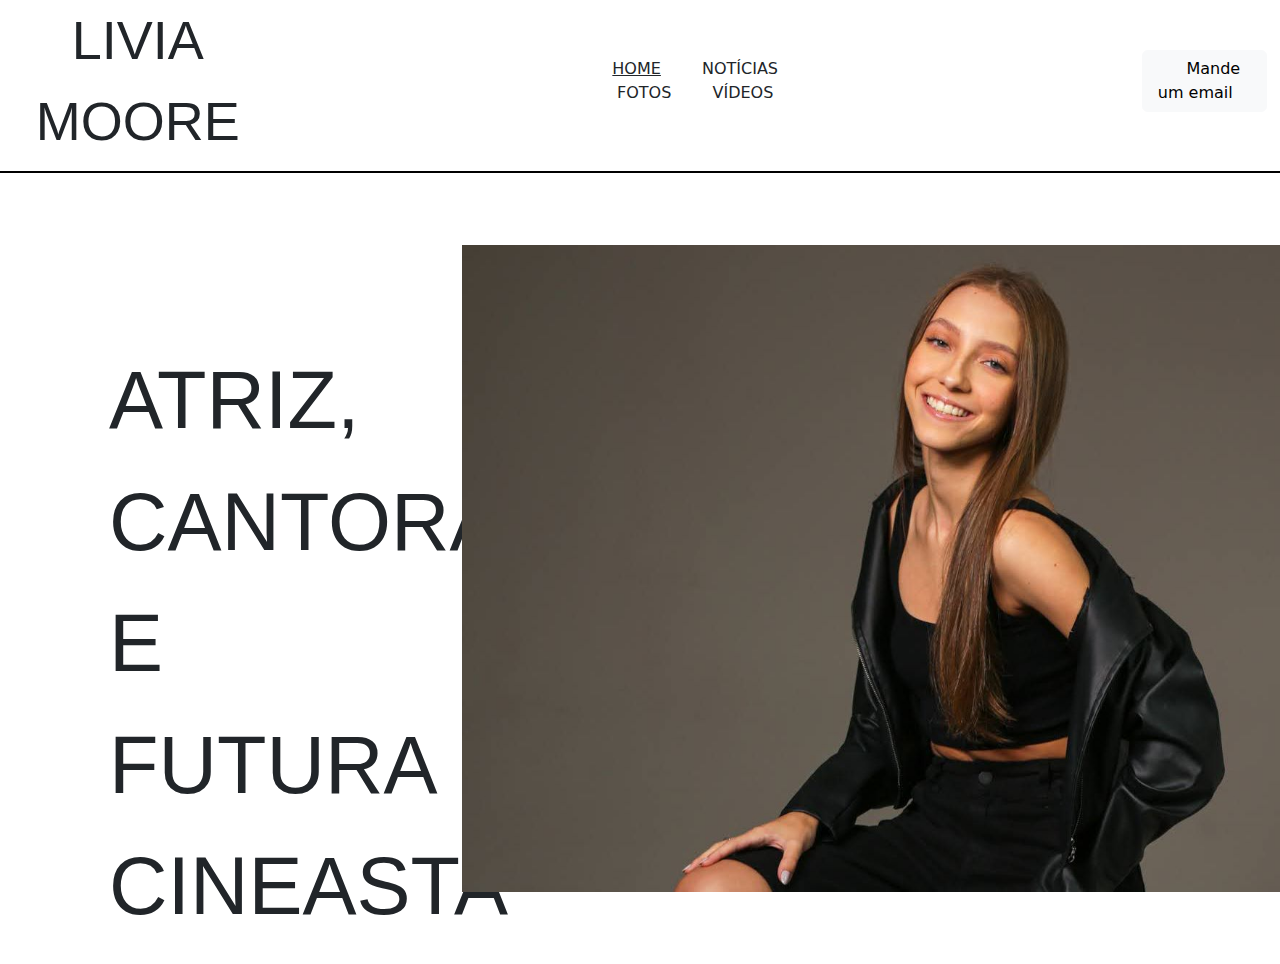
<file: SiteLivia/SiteLivia/index.html>
<!DOCTYPE html>
<html lang="en">
<head>
    <meta charset="UTF-8">
    <meta name="viewport" content="width=device-width, initial-scale=1.0">
    <title>Início</title>
    <link rel="stylesheet" type="text/css" href="style.css"/>
    <link href="https://cdn.jsdelivr.net/npm/bootstrap@5.3.3/dist/css/bootstrap.min.css" rel="stylesheet" integrity="sha384-QWTKZyjpPEjISv5WaRU9OFeRpok6YctnYmDr5pNlyT2bRjXh0JMhjY6hW+ALEwIH" crossorigin="anonymous">
    
</head>
<body>
    <!--Barra de Navegação-->
    <div class="header">
        <div class="logo">LIVIA MOORE</div>
        <div class="links">
            <a href="index.html" class="link-dark">HOME</a>
            <a href="noticias.html" class="link-dark link-underline-opacity-0">NOTÍCIAS</a>
            <a href="projFotos.html" class="link-dark link-underline-opacity-0">FOTOS</a>
            <a href="projAudiovisual.html" class="link-dark link-underline-opacity-0">VÍDEOS</a>
        </div>
        <div class="email">
            <button type="button" class="btn btn-light"><a href="https://mail.google.com/mail/u/0/#inbox?compose=new" target="_blank" class="linkEmail">Mande um email</a></button>
        </div>
    </div>

    <!--Corpo-->
    <div class="container">
        <div class="index">
            <br><br><br>
            <div class="row">
                <div class="col-4">
                    <br>
                    <p class="textoIndex">ATRIZ, CANTORA E FUTURA CINEASTA</p>
                </div>
                <div class="col-8">
                    <img src="imagens/fotoIndex.jpg" class="imagemIndex">
                </div>
            </div>
        </div>
    </div>
    <script src="https://cdn.jsdelivr.net/npm/bootstrap@5.3.3/dist/js/bootstrap.bundle.min.js" integrity="sha384-YvpcrYf0tY3lHB60NNkmXc5s9fDVZLESaAA55NDzOxhy9GkcIdslK1eN7N6jIeHz" crossorigin="anonymous"></script>
</body>
</html>
</file>
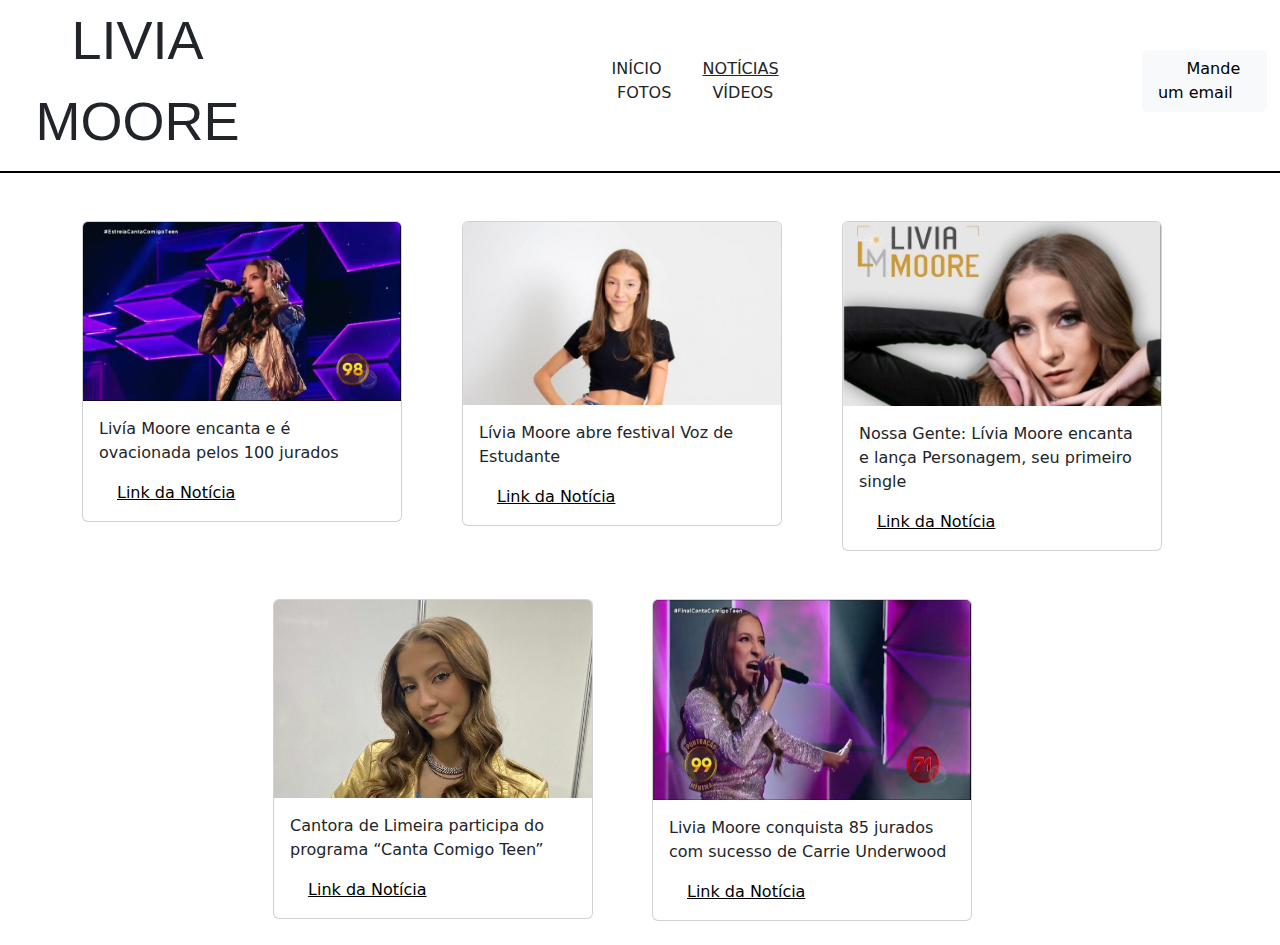
<file: SiteLivia/SiteLivia/noticias.html>
<!DOCTYPE html>
<html lang="en">
<head>
    <meta charset="UTF-8">
    <meta name="viewport" content="width=device-width, initial-scale=1.0">
    <title>Início</title>
    <link rel="stylesheet" type="text/css" href="style.css"/>
    <link href="https://cdn.jsdelivr.net/npm/bootstrap@5.3.3/dist/css/bootstrap.min.css" rel="stylesheet" integrity="sha384-QWTKZyjpPEjISv5WaRU9OFeRpok6YctnYmDr5pNlyT2bRjXh0JMhjY6hW+ALEwIH" crossorigin="anonymous">
</head>
<body>
    <!--Barra de Navegação-->
    <div class="header">
        <div class="logo">LIVIA MOORE</div>
        <div class="links">
            <a href="index.html" class="link-dark link-underline-opacity-0">INÍCIO</a>
            <a href="noticias.html" class="link-dark">NOTÍCIAS</a>
            <a href="projFotos.html" class="link-dark link-underline-opacity-0">FOTOS</a>
            <a href="projAudiovisual.html" class="link-dark link-underline-opacity-0">VÍDEOS</a>
        </div>
        <div class="email">
            <button type="button" class="btn btn-light"><a href="https://mail.google.com/mail/u/0/#inbox?compose=new" target="_blank" class="linkEmail">Mande um email</a></button>
        </div>
    </div>

    <!--Corpo-->
    <br><br>
    
    <div class="container">
        <div class="row">
            <div class="col-4">
                <!--Card-->
                <div class="card" style="width: 20rem;">
                    <img src="imagens/noticia1.jpg" class="card-img-top">
                    <div class="card-body">
                        <p class="card-text">Livía Moore encanta e é ovacionada pelos 100 jurados</p>
                      <p class="card-text"><a href="https://record.r7.com/canta-comigo-teen-3/videos/livia-moore-encanta-e-e-ovacionada-pelos-100-jurados-04072022/" target="_blank" class="noticia">Link da Notícia</a></p>
                    </div>
                  </div>
            </div>

            <div class="col-4">
                <div class="card" style="width: 20rem;">
                    <img src="imagens/noticia2.jpg" class="card-img-top">
                    <div class="card-body">
                        <p class="card-text">Lívia Moore abre festival Voz de Estudante</p>
                      <p class="card-text"><a href="https://cordeiropolis.corderovirtual.com.br/noticias/21477/musica/livia-moore-abre-festival-voz-de-estudante" target="_blank" class="noticia">Link da Notícia</a></p>
                    </div>
                  </div>
            </div>

            <div class="col-4">
                <div class="col-4">
                    <div class="card" style="width: 20rem;">
                        <img src="imagens/noticia3.jpg" class="card-img-top">
                        <div class="card-body">
                            <p class="card-text">Nossa Gente: Lívia Moore encanta e lança Personagem, seu primeiro single</p>
                          <p class="card-text"><a href="https://www.gazetadelimeira.com.br/local/nossa-gente-livia-moore-encanta-e-lanca-personagem-seu-primeiro-single" target="_blank" class="noticia">Link da Notícia</a></p>
                        </div>
                      </div>
                </div>
            </div>
        </div>

        <br><br>

        <div class="row">
            <div class="col-6">
                <!--Card-->
                <div class="card" style="width: 20rem; margin-left: 35%;">
                    <img src="imagens/noticia4.jpg" class="card-img-top">
                    <div class="card-body">
                        <p class="card-text">Cantora de Limeira participa do programa “Canta Comigo Teen”</p>
                      <p class="card-text"><a href="https://www.gazetadelimeira.com.br/local/cantora-de-limeira-participa-do-programa-canta-comigo-teen" target="_blank" class="noticia">Link da Notícia</a></p>
                    </div>
                  </div>
            </div>

            <div class="col-6">
                <div class="card" style="width: 20rem;">
                    <img src="imagens/noticia5.jpg" class="card-img-top" height="200vh">
                    <div class="card-body">
                        <p class="card-text">Livia Moore conquista 85 jurados com sucesso de Carrie Underwood</p>
                      <p class="card-text"><a href="https://record.r7.com/canta-comigo-teen-3/videos/livia-moore-conquista-85-jurados-com-sucesso-de-carrie-underwood-11092022/" target="_blank" class="noticia">Link da Notícia</a></p>
                    </div>
                  </div>
            </div>
        </div>

        <br>

    </div>
    <script src="https://cdn.jsdelivr.net/npm/bootstrap@5.3.3/dist/js/bootstrap.bundle.min.js" integrity="sha384-YvpcrYf0tY3lHB60NNkmXc5s9fDVZLESaAA55NDzOxhy9GkcIdslK1eN7N6jIeHz" crossorigin="anonymous"></script>
</body>
</html>
</file>
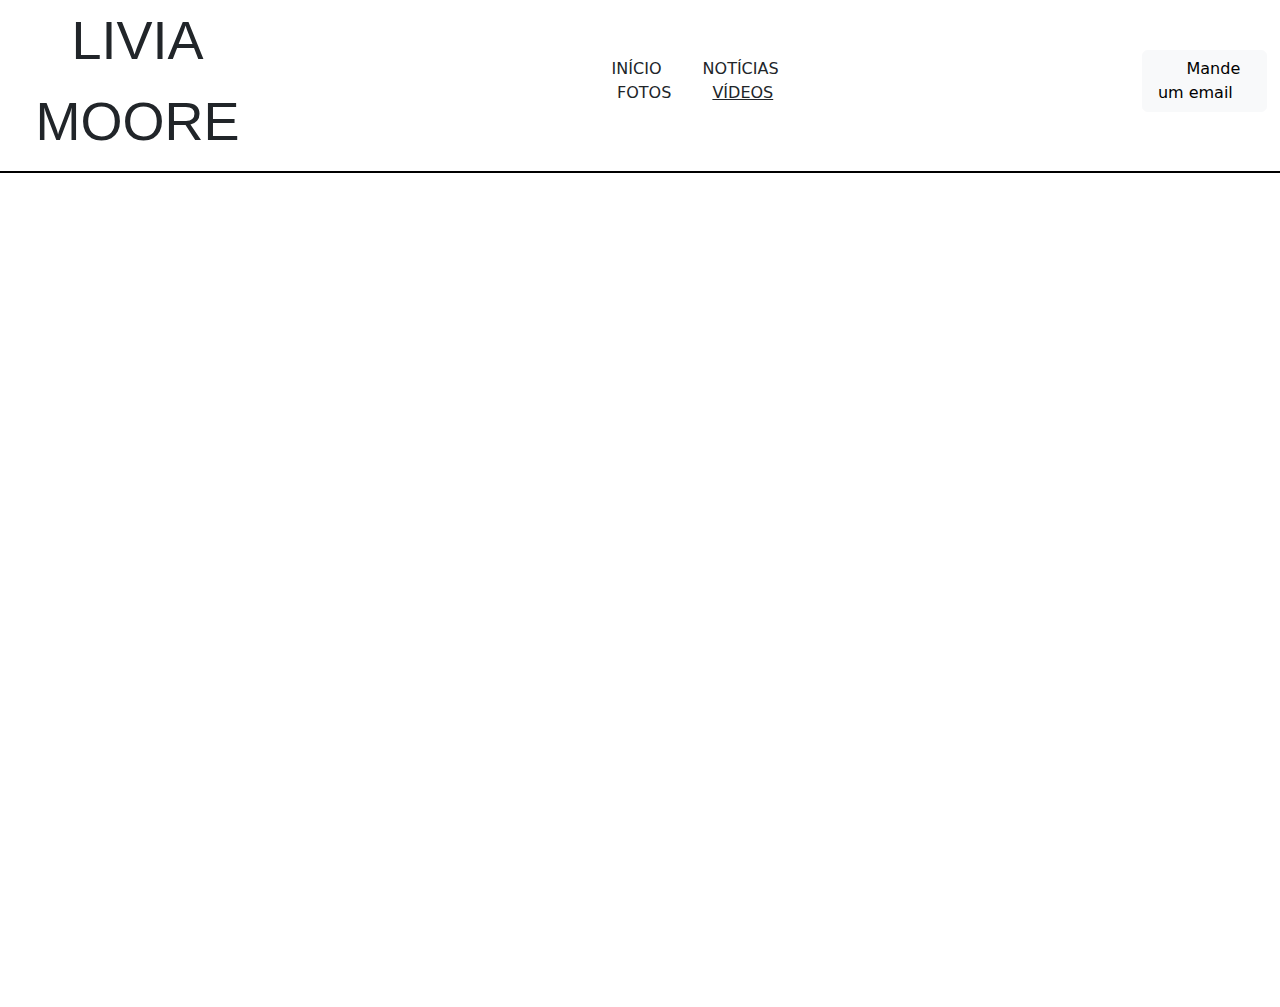
<file: SiteLivia/SiteLivia/projAudiovisual.html>
<!DOCTYPE html>
<html lang="en">
<head>
    <meta charset="UTF-8">
    <meta name="viewport" content="width=device-width, initial-scale=1.0">
    <title>Início</title>
    <link rel="stylesheet" type="text/css" href="style.css"/>
    <link href="https://cdn.jsdelivr.net/npm/bootstrap@5.3.3/dist/css/bootstrap.min.css" rel="stylesheet" integrity="sha384-QWTKZyjpPEjISv5WaRU9OFeRpok6YctnYmDr5pNlyT2bRjXh0JMhjY6hW+ALEwIH" crossorigin="anonymous">
</head>
<body>
    <!--Barra de Navegação-->
    <div class="header">
        <div class="logo">LIVIA MOORE</div>
        <div class="links">
            <a href="index.html" class="link-dark link-underline-opacity-0">INÍCIO</a>
            <a href="noticias.html" class="link-dark link-underline-opacity-0">NOTÍCIAS</a>
            <a href="projFotos.html" class="link-dark link-underline-opacity-0">FOTOS</a>
            <a href="projAudiovisual.html" class="link-dark">VÍDEOS</a>
        </div>
        <div class="email">
            <button type="button" class="btn btn-light"><a href="https://mail.google.com/mail/u/0/#inbox?compose=new" target="_blank" class="linkEmail">Mande um email</a></button>
        </div>
    </div>

    <!--Corpo-->
    <br><br>
    <div class="container">
        <div class="row">
            <div class="col-6">
                <iframe src="https://www.youtube.com/embed/rWaCEQu2s8Y" frameborder="0" width="100%" height="350vh"></iframe>
            </div>
            <div class="col-6">
                <iframe src="https://www.youtube.com/embed/-B3YBIK4xNw" frameborder="0" width="100%" height="350vh"></iframe>
            </div>
        </div>

        <br><br>

        <div class="row">
            <div class="col-6">
                <iframe src="https://www.youtube.com/embed/brTZ0gno0A8" frameborder="0" width="100%" height="350vh"></iframe>
            </div>
            <div class="col-6">
                <iframe src="https://www.youtube.com/embed/V3nHbwN9dSc" frameborder="0" width="100%" height="350vh"></iframe>
            </div>
        </div>

        <br> 
    </div>
    <script src="https://cdn.jsdelivr.net/npm/bootstrap@5.3.3/dist/js/bootstrap.bundle.min.js" integrity="sha384-YvpcrYf0tY3lHB60NNkmXc5s9fDVZLESaAA55NDzOxhy9GkcIdslK1eN7N6jIeHz" crossorigin="anonymous"></script>
</body>
</html>
</file>
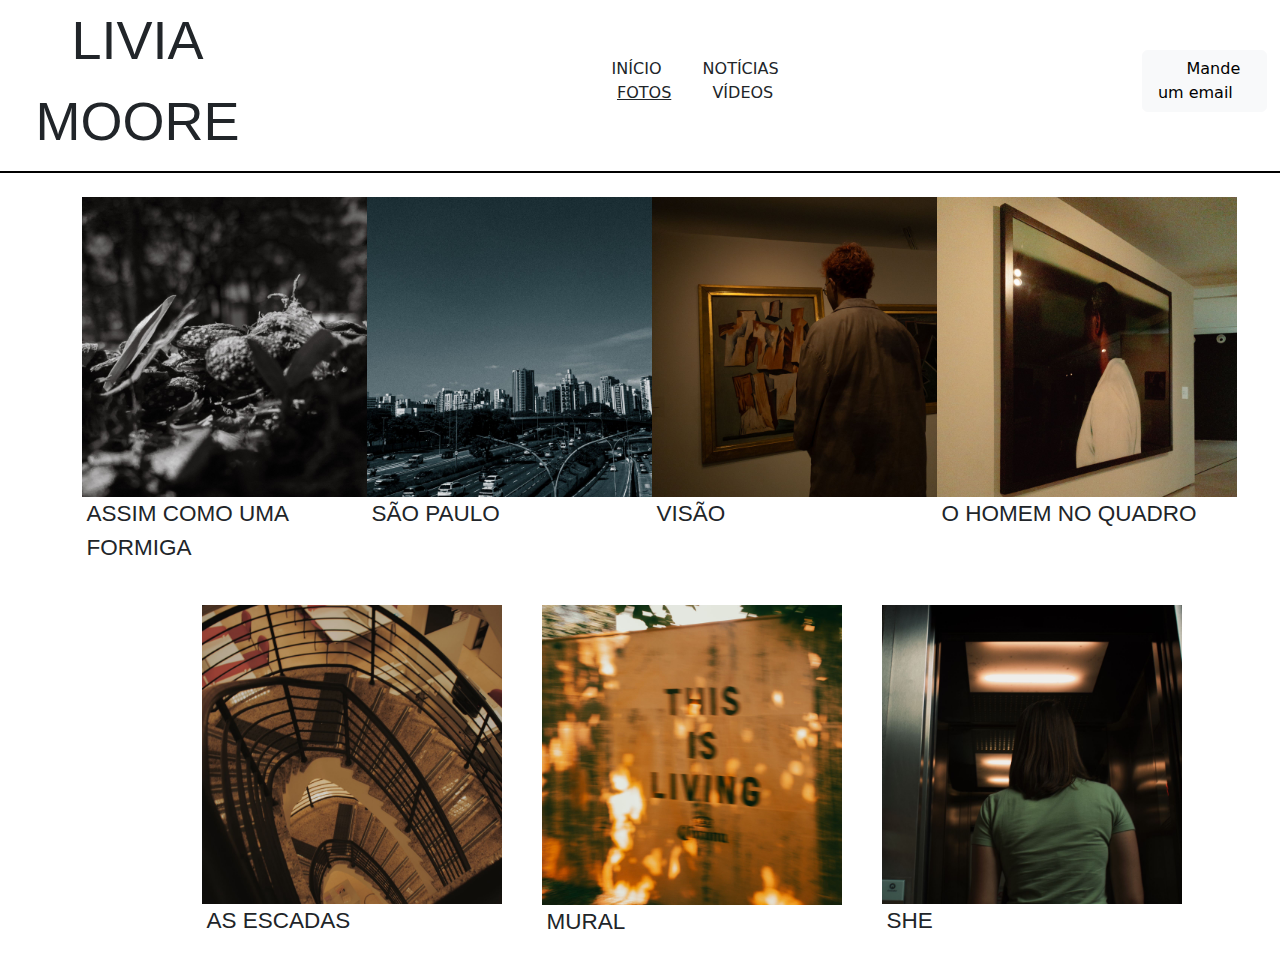
<file: SiteLivia/SiteLivia/projFotos.html>
<!DOCTYPE html>
<html lang="en">
<head>
    <meta charset="UTF-8">
    <meta name="viewport" content="width=device-width, initial-scale=1.0">
    <title>Início</title>
    <link rel="stylesheet" type="text/css" href="style.css"/>
    <link href="https://cdn.jsdelivr.net/npm/bootstrap@5.3.3/dist/css/bootstrap.min.css" rel="stylesheet" integrity="sha384-QWTKZyjpPEjISv5WaRU9OFeRpok6YctnYmDr5pNlyT2bRjXh0JMhjY6hW+ALEwIH" crossorigin="anonymous">
</head>
<body>
    <!--Barra de Navegação-->
    <div class="header">
        <div class="logo">LIVIA MOORE</div>
        <div class="links">
            <a href="index.html" class="link-dark link-underline-opacity-0">INÍCIO</a>
            <a href="noticias.html" class="link-dark link-underline-opacity-0">NOTÍCIAS</a>
            <a href="projFotos.html" class="link-dark">FOTOS</a>
            <a href="projAudiovisual.html" class="link-dark link-underline-opacity-0">VÍDEOS</a>
        </div>
        <div class="email">
            <button type="button" class="btn btn-light"><a href="https://mail.google.com/mail/u/0/#inbox?compose=new" target="_blank" class="linkEmail">Mande um email</a></button>
        </div>
    </div>

    <!--Corpo-->
    <div class="container">
        <br>
        <div class="row">
            <div class="col-3">
                <img src="imagens/foto1.jpg" width="300vh">
                <p class="legenda">ASSIM COMO UMA FORMIGA</p>
            </div>
            <div class="col-3">
                <img src="imagens/foto2.jpg" width="300vh">
                <p class="legenda">SÃO PAULO</p>
            </div>
            <div class="col-3">
                <img src="imagens/foto3.jpg" width="300vh">
                <p class="legenda">VISÃO</p>
            </div>
            <div class="col-3">
                <img src="imagens/foto4.jpg" width="300vh">
                <p class="legenda">O HOMEM NO QUADRO</p>
            </div>
        </div>

        <br>

        <div class="row" style="margin-left: 12vh;">
            <div class="col-4">
                <div class="imagem">
                    <img src="imagens/foto5.jpg" width="300vh">
                </div>
                <p class="legenda">AS ESCADAS</p>
            </div>
            <div class="col-4">
                <img src="imagens/foto6.jpg" width="300vh">
                <p class="legenda">MURAL</p>
            </div>
            <div class="col-4">
                <img src="imagens/foto7.jpg" width="300vh">
                <p class="legenda">SHE</p>
            </div>
        </div>
    </div>
    <script src="https://cdn.jsdelivr.net/npm/bootstrap@5.3.3/dist/js/bootstrap.bundle.min.js" integrity="sha384-YvpcrYf0tY3lHB60NNkmXc5s9fDVZLESaAA55NDzOxhy9GkcIdslK1eN7N6jIeHz" crossorigin="anonymous"></script>
</body>
</html>
</file>
<file: SiteLivia/SiteLivia/style.css>
.header{
    text-align: center;
    align-items: center;
    display: flex;
    width: 100%;
    margin-top: 0;
    padding-bottom: 1vh;
    border-bottom: 0.3vh solid #000;
}
.logo{
    font-family: 'Impact', sans-serif;
    font-size: 6vh;
    font-weight: lighter;
    padding-left: 3vh;
}
.links{
    padding-left: 25%;
    padding-right: 25%;
}
.email{
    padding-right: 1.5vh;
}
.linkEmail{
    color: #000;    
    margin-left: 0%;
    text-decoration: none;
}
a{
    padding: 2vh;
}


.legenda{
    font-family: 'Impact', sans-serif;
    font-size: 2.5vh;
    font-weight: lighter;
    margin-left: 0.5vh;
}
.botao{
    border-radius: 1vh;
    padding: 1.5vh;
    margin-left: 3vh;
    background-color: #ffff;
}
.botao:hover{
    background-color: #0b0b0b;
    color: #ffff;

}
.imagemIndex{
    width: 110vh;
}
.textoIndex{
    font-family: 'Impact', sans-serif;
    font-size: 9vh;
    font-weight: lighter;
    padding-left: 3vh;
    margin-top: 20%;
}
.noticia{
    color: #000;    
    margin-left: 0%;
}
/*.imagem{
    border-bottom: 0.5vh solid #a87b05;
    border-right: 0.5vh solid #a87b05;
}*/
</file>
